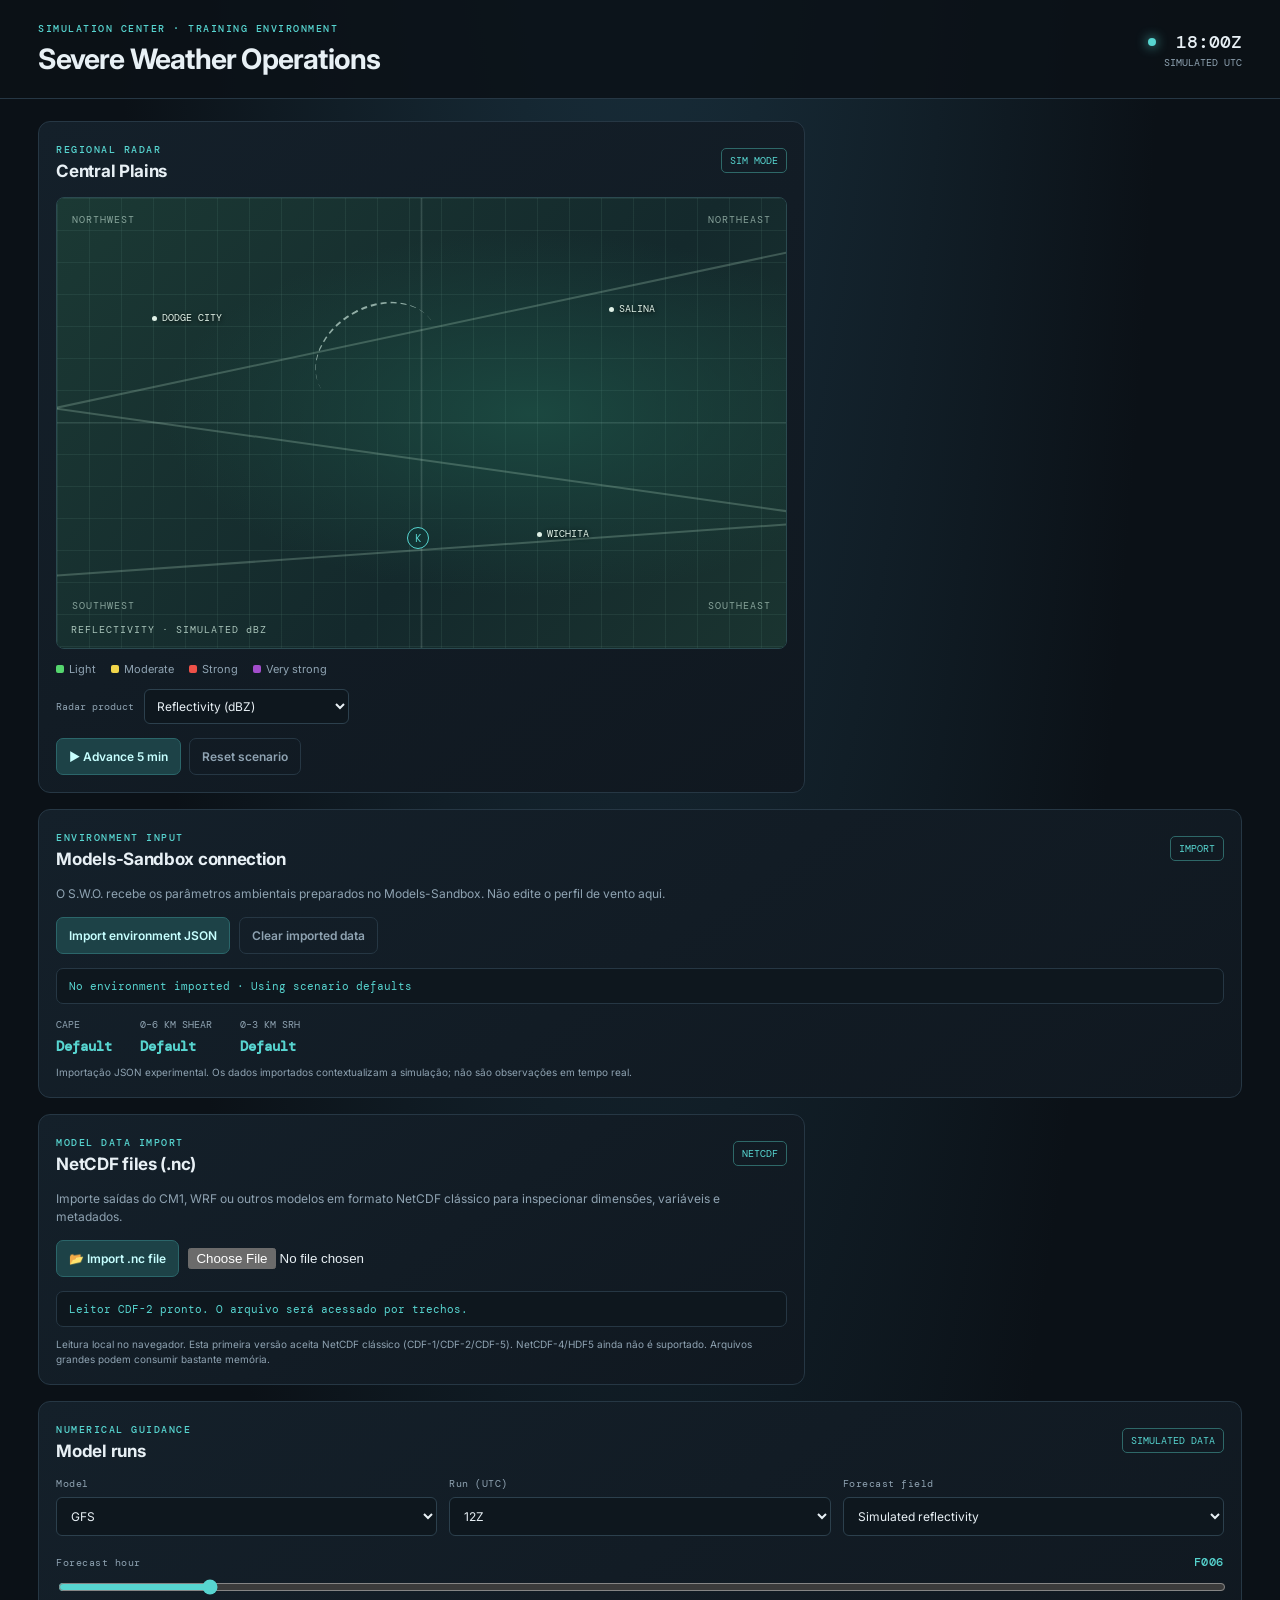
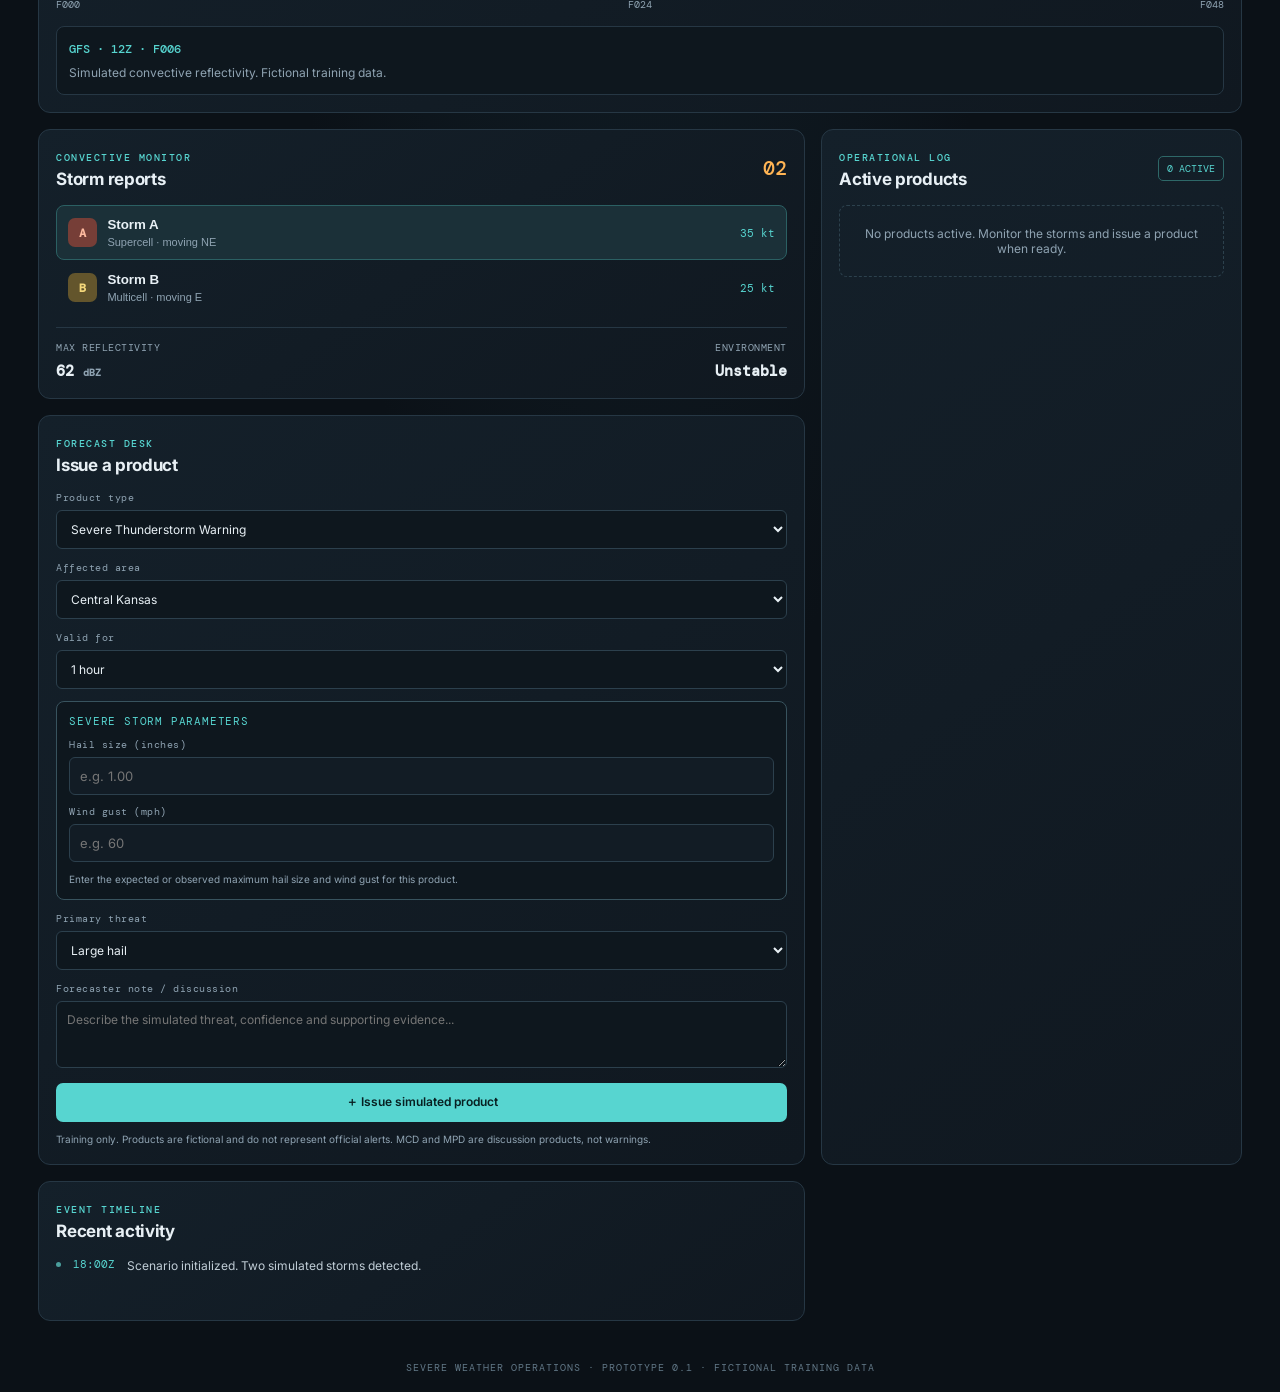
<file: index.html>
<!doctype html>
<html lang="pt-BR">
<head>
  <meta charset="utf-8">
  <meta name="viewport" content="width=device-width, initial-scale=1">
  <meta http-equiv="refresh" content="0; url=frontend/">
  <title>Severe Weather Operations</title>
  <script>window.location.replace("frontend/");</script>
</head>
<body>
  <p>Abrindo o jogo Severe Weather Operations…</p>
  <p>Se você não for redirecionado, <a href="frontend/">clique aqui para abrir o jogo</a>.</p>
</body>
</html>
</file>
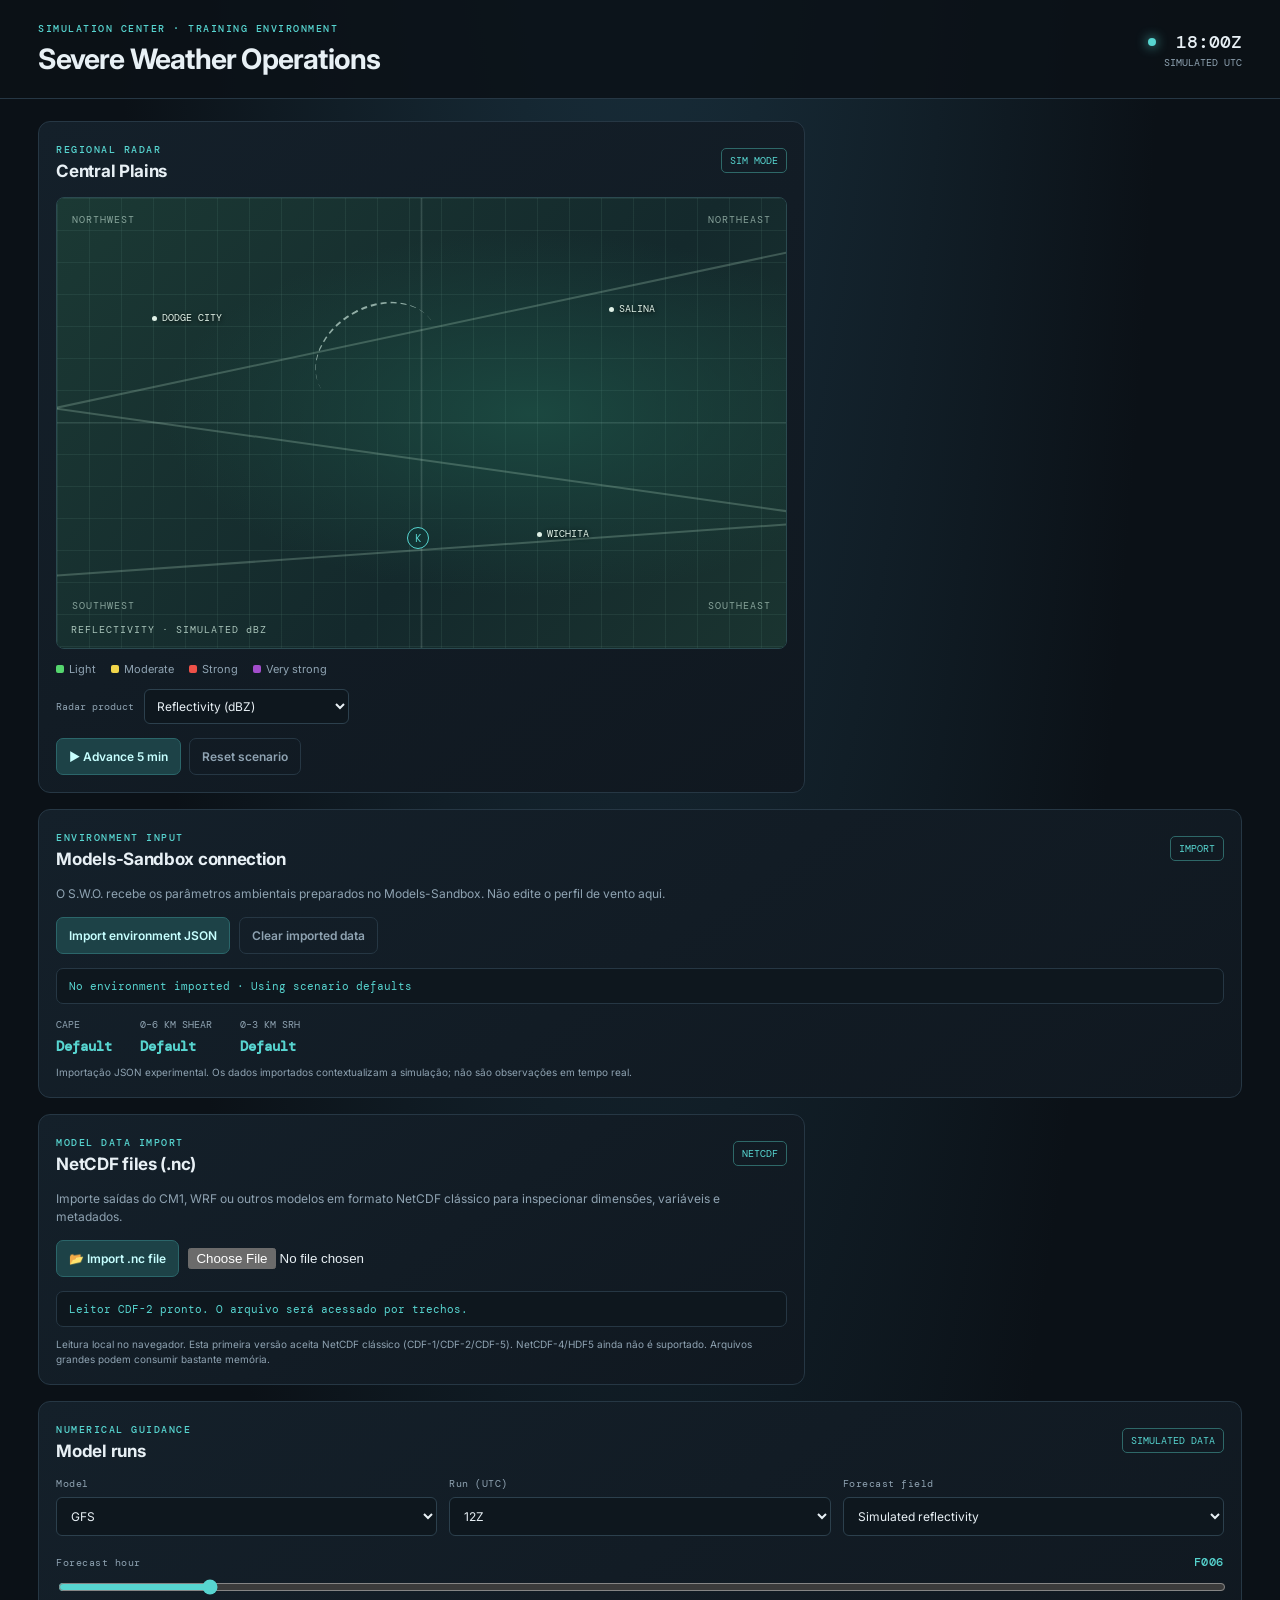
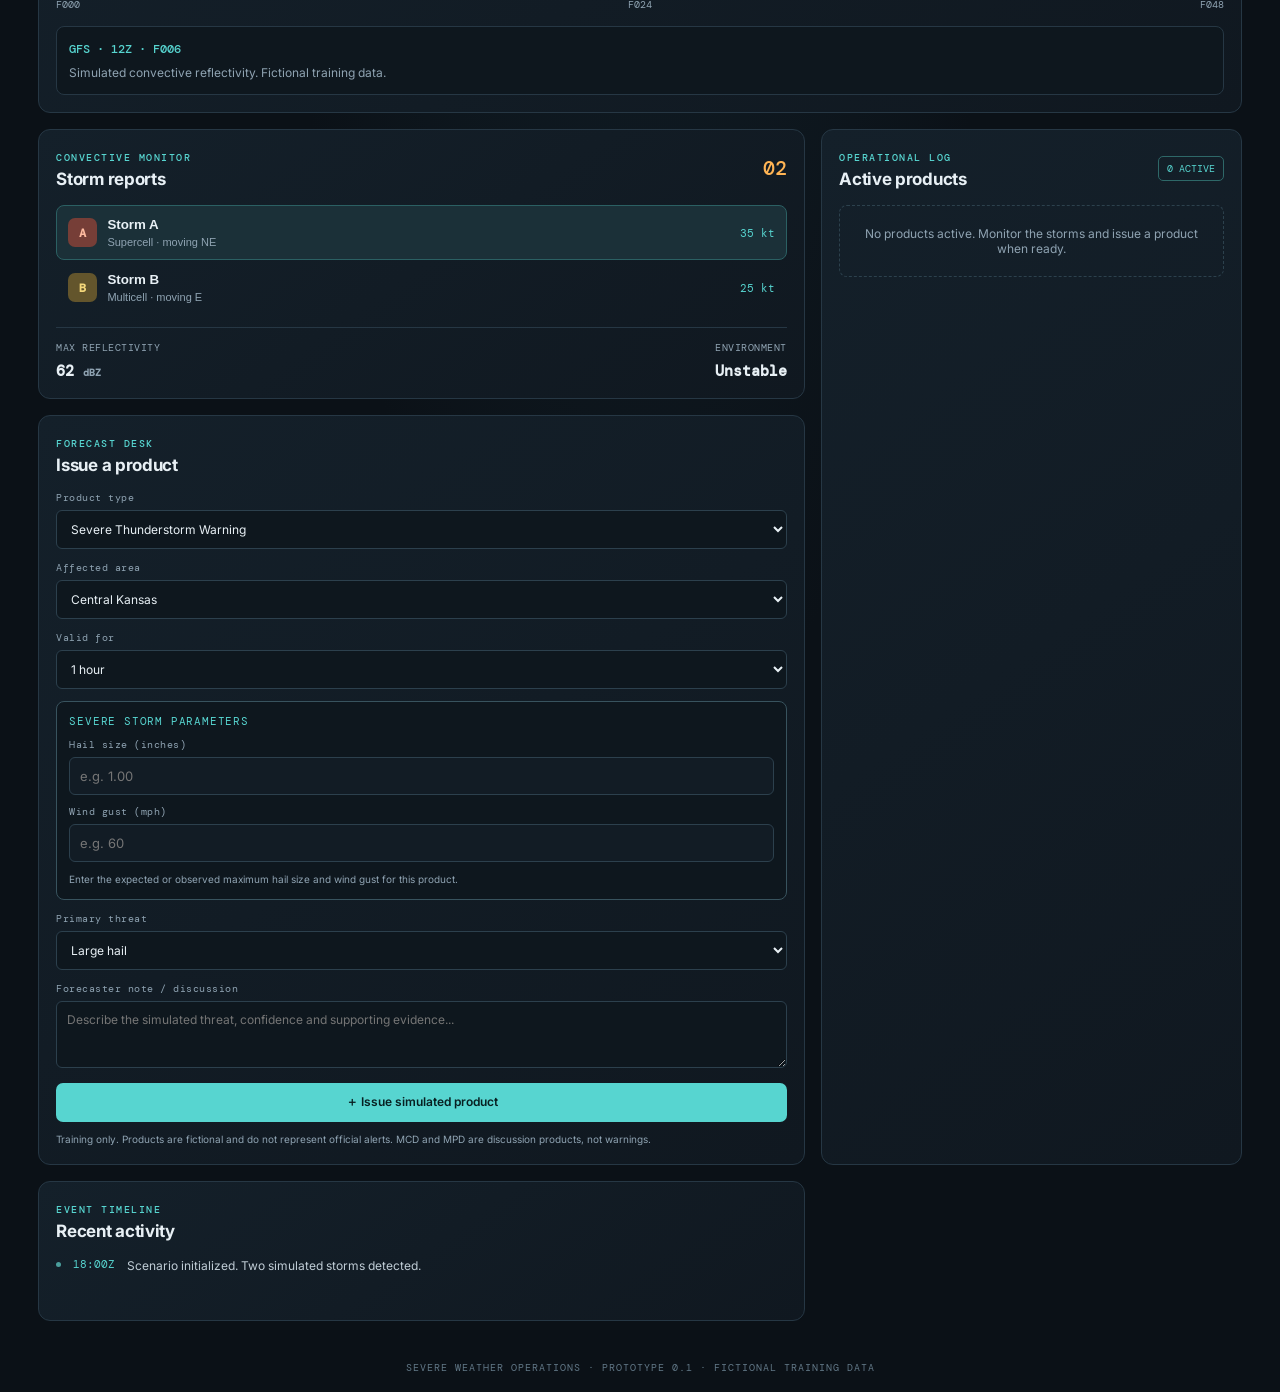
<file: frontend/index.html>
<!doctype html>
<html lang="en">
<head>
  <meta charset="utf-8">
  <meta name="viewport" content="width=device-width, initial-scale=1">
  <meta name="theme-color" content="#101820">
  <title>Severe Weather Operations</title>
  <link rel="stylesheet" href="css/style.css">
</head>
<body>
  <header class="topbar">
    <div><div class="eyebrow">SIMULATION CENTER · TRAINING ENVIRONMENT</div><h1>Severe Weather Operations</h1></div>
    <div class="clock"><span class="live-dot"></span><span id="sim-time">18:00Z</span><small>SIMULATED UTC</small></div>
  </header>
  <main class="layout">
    <section class="map-panel panel">
      <div class="panel-head"><div><span class="eyebrow">REGIONAL RADAR</span><h2>Central Plains</h2></div><span class="pill">SIM MODE</span></div>
      <div class="map-wrap">
        <div class="map-grid" id="map-grid" aria-label="Simulated radar map">
          <div class="map-label label-nw">NORTHWEST</div><div class="map-label label-ne">NORTHEAST</div>
          <div class="map-label label-sw">SOUTHWEST</div><div class="map-label label-se">SOUTHEAST</div>
          <div class="state-line line-one"></div><div class="state-line line-two"></div><div class="state-line line-three"></div>
          <div class="storm storm-a" title="Storm A"></div><div class="storm storm-b" title="Storm B"></div>
          <div class="storm-core core-a"></div><div class="storm-core core-b"></div>
          <div class="storm-track"></div>
          <div class="city city-one">DODGE CITY</div><div class="city city-two">SALINA</div><div class="city city-three">WICHITA</div>
          <div class="radar-site">K</div>
          <div class="map-footer" id="radar-footer">REFLECTIVITY · SIMULATED dBZ</div>
        </div>
      </div>
      <div class="legend"><span><i class="legend-swatch green"></i>Light</span><span><i class="legend-swatch yellow"></i>Moderate</span><span><i class="legend-swatch red"></i>Strong</span><span><i class="legend-swatch purple"></i>Very strong</span></div>
      <div class="radar-toolbar"><label for="radar-mode">Radar product</label><select id="radar-mode"><option value="reflectivity">Reflectivity (dBZ)</option><option value="velocity">Storm-relative velocity (SRV)</option></select></div><div class="map-controls"><button id="advance-btn" class="button secondary">▶ Advance 5 min</button><button id="reset-btn" class="button ghost">Reset scenario</button></div>
    </section>
    <section class="panel environment-panel"><div class="panel-head"><div><span class="eyebrow">ENVIRONMENT INPUT</span><h2>Models-Sandbox connection</h2></div><span class="pill">IMPORT</span></div><p class="wind-intro">O S.W.O. recebe os parâmetros ambientais preparados no Models-Sandbox. Não edite o perfil de vento aqui.</p><div class="environment-actions"><label class="button secondary" for="environment-file">Import environment JSON</label><input id="environment-file" type="file" accept=".json,application/json"><button id="clear-environment" class="button ghost" type="button">Clear imported data</button></div><div id="environment-status" class="environment-status">No environment imported · Using scenario defaults</div><div class="environment-metrics"><div><small>CAPE</small><strong id="env-cape">—</strong></div><div><small>0–6 KM SHEAR</small><strong id="env-shear">—</strong></div><div><small>0–3 KM SRH</small><strong id="env-srh">—</strong></div></div><p class="fine-print">Importação JSON experimental. Os dados importados contextualizam a simulação; não são observações em tempo real.</p></section>
    <section class="panel nc-panel">
      <div class="panel-head"><div><span class="eyebrow">MODEL DATA IMPORT</span><h2>NetCDF files (.nc)</h2></div><span class="pill">NETCDF</span></div>
      <p class="wind-intro">Importe saídas do CM1, WRF ou outros modelos em formato NetCDF clássico para inspecionar dimensões, variáveis e metadados.</p>
      <div class="environment-actions"><label class="button secondary" for="netcdf-file">📂 Import .nc file</label><input id="netcdf-file" type="file" accept=".nc,application/octet-stream"></div>
      <div id="netcdf-status" class="environment-status" role="status">NetCDF CDF-2 reader v2 ready. Select a .nc file.</div>
      <div id="netcdf-details" class="model-summary" hidden></div>
      <p class="fine-print">Leitura local no navegador. Esta primeira versão aceita NetCDF clássico (CDF-1/CDF-2/CDF-5). NetCDF-4/HDF5 ainda não é suportado. Arquivos grandes podem consumir bastante memória.</p>
    </section>
    <section class="panel model-panel">
      <div class="panel-head"><div><span class="eyebrow">NUMERICAL GUIDANCE</span><h2>Model runs</h2></div><span class="pill">SIMULATED DATA</span></div>
      <div class="model-controls">
        <div><label for="model-name">Model</label><select id="model-name"><option value="GFS">GFS</option><option value="ECMWF">ECMWF</option><option value="ICON">ICON</option></select></div>
        <div><label for="model-run">Run (UTC)</label><select id="model-run"><option>00Z</option><option>06Z</option><option selected>12Z</option><option>18Z</option></select></div>
        <div><label for="model-field">Forecast field</label><select id="model-field"><option value="reflectivity">Simulated reflectivity</option><option value="cape">CAPE</option><option value="shear">0–6 km bulk shear</option><option value="precip">Accumulated precipitation</option></select></div>
      </div>
      <div class="forecast-step"><label for="forecast-hour">Forecast hour <strong id="forecast-hour-label">F006</strong></label><input id="forecast-hour" type="range" min="0" max="48" step="3" value="6"><div class="range-labels"><span>F000</span><span>F024</span><span>F048</span></div></div>
      <div class="model-summary" aria-live="polite"><strong id="model-summary-title">GFS · 12Z · F006</strong><p id="model-summary-text">Simulated guidance only. Select a field and forecast hour to inspect the scenario.</p></div>
    </section>
    <aside class="side-column">
      <section class="panel storm-panel"><div class="panel-head"><div><span class="eyebrow">CONVECTIVE MONITOR</span><h2>Storm reports</h2></div><span id="storm-count" class="count">02</span></div>
        <button class="storm-row selected" data-storm="A"><span class="storm-icon">A</span><span><strong>Storm A</strong><small>Supercell · moving NE</small></span><b id="storm-a-speed">35 kt</b></button>
        <button class="storm-row" data-storm="B"><span class="storm-icon storm-icon-b">B</span><span><strong>Storm B</strong><small>Multicell · moving E</small></span><b>25 kt</b></button>
        <div class="metrics"><div><small>MAX REFLECTIVITY</small><strong id="max-dbz">62 <em>dBZ</em></strong></div><div><small>ENVIRONMENT</small><strong>Unstable</strong></div></div>
      </section>
      <section class="panel products-panel"><div class="panel-head"><div><span class="eyebrow">FORECAST DESK</span><h2>Issue a product</h2></div></div>
        <label for="product-type">Product type</label><select id="product-type">
          <optgroup label="Warnings"><option>Severe Thunderstorm Warning</option><option>Tornado Warning</option><option>PDS Tornado Warning</option><option>Tornado Emergency</option><option>Flash Flood Warning</option><option>Flash Flood Emergency</option></optgroup>
          <optgroup label="Discussions"><option>Mesoscale Convective Discussion (MCD)</option><option>Mesoscale Precipitation Discussion (MPD)</option></optgroup>
          <optgroup label="Statements and watches"><option>Special Weather Statement</option><option>Flood Watch</option><option>Flood Advisory</option></optgroup>
        </select>
        <label for="product-area">Affected area</label><select id="product-area"><option>Central Kansas</option><option>South-central Kansas</option><option>North-central Kansas</option><option>Entire forecast area</option></select>
        <label for="product-duration">Valid for</label><select id="product-duration"><option value="30">30 minutes</option><option value="60" selected>1 hour</option><option value="90">1 hour 30 minutes</option><option value="120">2 hours</option><option value="180">3 hours</option><option value="360">6 hours</option><option value="720">12 hours</option></select>
        <div id="severe-parameters" class="severe-parameters" hidden>
          <div class="parameter-heading">Severe storm parameters</div>
          <label for="hail-size">Hail size (inches)</label><input id="hail-size" type="number" min="0" max="8" step="0.25" placeholder="e.g. 1.00">
          <label for="wind-speed">Wind gust (mph)</label><input id="wind-speed" type="number" min="0" max="250" step="1" placeholder="e.g. 60">
          <p class="fine-print">Enter the expected or observed maximum hail size and wind gust for this product.</p>
        </div>
        <div id="rainfall-parameters" class="rainfall-parameters" hidden>
          <div class="parameter-heading">Rainfall amounts · inches</div>
          <label for="rain-before">Rainfall before alert (in)</label><input id="rain-before" type="number" min="0" max="100" step="0.01" placeholder="e.g. 2.50">
          <label for="rain-forecast">Additional rainfall expected during alert (in)</label><input id="rain-forecast" type="number" min="0.01" max="100" step="0.01" placeholder="e.g. 3.00">
          <p class="fine-print">Enter the amount already received before issuance and the additional amount expected through the product's expiration time.</p>
        </div>
        <label for="product-threat">Primary threat</label><select id="product-threat"><option>Damaging wind</option><option>Large hail</option><option>Tornado</option><option>Flash flooding</option><option>Heavy rainfall</option><option>Multiple hazards</option><option>Situational awareness</option></select>
        <label for="product-text">Forecaster note / discussion</label><textarea id="product-text" rows="3" placeholder="Describe the simulated threat, confidence and supporting evidence..."></textarea>
        <button id="issue-btn" class="button primary">＋ Issue simulated product</button>
        <p class="fine-print">Training only. Products are fictional and do not represent official alerts. MCD and MPD are discussion products, not warnings.</p>
      </section>
    </aside>
    <section class="panel active-panel"><div class="panel-head"><div><span class="eyebrow">OPERATIONAL LOG</span><h2>Active products</h2></div><span id="product-count" class="pill">0 ACTIVE</span></div><div id="product-list" class="product-list"><div class="empty-state">No products issued. Monitor the storms and issue a product when ready.</div></div></section>
    <section class="panel log-panel"><div class="panel-head"><div><span class="eyebrow">EVENT TIMELINE</span><h2>Recent activity</h2></div></div><ol id="event-log" class="event-log"><li><time>18:00Z</time><span>Scenario initialized. Two simulated storms detected.</span></li></ol></section>
  </main>
  <footer>SEVERE WEATHER OPERATIONS · PROTOTYPE 0.1 · FICTIONAL TRAINING DATA</footer>
  <script type="module" src="js/main.js"></script>
  <script type="module" src="js/radar.js"></script>
  <script type="module" src="js/netcdf.js?v=86ea6c5"></script>
</body>
</html>
</file>
<file: frontend/css/style.css>
@import url('https://fonts.googleapis.com/css2?family=DM+Mono:wght@400;500&family=Inter:wght@400;500;600;700;800&display=swap');
:root{
  color-scheme:dark;
  --bg:#0b1117;
  --panel:#121c25;
  --panel2:#17232e;
  --line:#263744;
  --text:#e8f0f5;
  --muted:#8fa3b2;
  --cyan:#57d5d0;
  --orange:#ffb454;
  --red:#ff6868
}
*{
  box-sizing:border-box
}
body{
  margin:0;
  background:radial-gradient(ellipse at 50% -30%,#1b3442 0,transparent 60%),var(--bg);
  color:var(--text);
  font-family:Inter,system-ui,sans-serif;
  font-size:14px
}
.topbar{
  padding:22px 3vw;
  display:flex;
  justify-content:space-between;
  align-items:center;
  border-bottom:1px solid var(--line);
  background:#0b1117d9
}
.eyebrow{
  font:500 10px 'DM Mono',monospace;
  letter-spacing:1.5px;
  color:var(--cyan)
}
h1{
  font-size:clamp(20px,2.2vw,30px);
  margin:7px 0 0;
  letter-spacing:-.8px
}
h2{
  font-size:17px;
  margin:5px 0 0;
  letter-spacing:-.3px
}
.clock{
  text-align:right;
  display:grid;
  grid-template-columns:auto auto;
  gap:2px 8px;
  align-items:center;
  font:500 18px 'DM Mono',monospace
}
.clock small{
  grid-column:2;
  color:var(--muted);
  font:10px 'DM Mono',monospace
}
.live-dot{
  width:8px;
  height:8px;
  border-radius:50%;
  background:var(--cyan);
  box-shadow:0 0 12px var(--cyan)
}
.layout{
  padding:22px 3vw;
  display:grid;
  grid-template-columns:minmax(0,1.55fr) minmax(300px,.85fr);
  gap:16px;
  max-width:1600px;
  margin:auto
}
.panel{
  background:linear-gradient(145deg,#14202a,#101820);
  border:1px solid var(--line);
  border-radius:12px;
  padding:17px;
  min-width:0
}
.panel-head{
  display:flex;
  align-items:center;
  justify-content:space-between;
  margin-bottom:16px
}
.pill{
  font:10px 'DM Mono',monospace;
  color:var(--cyan);
  border:1px solid #2e6868;
  padding:5px 8px;
  border-radius:5px
}
.map-panel{
  grid-row:span 2
}
.map-wrap{
  border:1px solid #2b4a50;
  border-radius:8px;
  overflow:hidden
}
.map-grid{
  height:450px;
  position:relative;
  overflow:hidden;
  background-color:#142c2c;
  background-image:linear-gradient(#7eb8a51a 1px,transparent 1px),linear-gradient(90deg,#7eb8a51a 1px,transparent 1px),radial-gradient(ellipse at 65% 48%,#1b4840 0,transparent 55%),linear-gradient(130deg,#1b3934,#14292c 60%,#1a3430);
  background-size:32px 32px,32px 32px,auto,auto
}
.map-grid:after{
  content:"";
  position:absolute;
  inset:0;
  background:linear-gradient(90deg,transparent 49.8%,#b7d5cb30 50%,transparent 50.2%),linear-gradient(transparent 49.8%,#b7d5cb30 50%,transparent 50.2%);
  pointer-events:none
}
.state-line{
  position:absolute;
  border:1px solid #a3c9b44a;
  transform:rotate(-12deg);
  width:120%;
  left:-10%;
  height:1px
}
.line-one{
  top:29%
}
.line-two{
  top:58%;
  transform:rotate(8deg)
}
.line-three{
  top:78%;
  transform:rotate(-4deg)
}
.map-label,.map-footer{
  position:absolute;
  z-index:2;
  color:#c2ded2a6;
  font:10px 'DM Mono',monospace;
  letter-spacing:1px
}
.label-nw{
  top:15px;
  left:15px
}
.label-ne{
  top:15px;
  right:15px
}
.label-sw{
  bottom:36px;
  left:15px
}
.label-se{
  bottom:36px;
  right:15px
}
.map-footer{
  bottom:12px;
  left:14px;
  color:#c2ded2d9
}
.storm{
  position:absolute;
  width:155px;
  height:118px;
  border-radius:50%;
  filter:blur(7px);
  transform:rotate(-28deg);
  background:radial-gradient(ellipse at 65% 45%,#f6e34b 0 10%,#e7a52d 18%,#df5d2e 32%,#b52d48 47%,#7736a0 58%,transparent 72%);
  z-index:1;
  transition:all .7s
}
.storm-a{
  top:28%;
  left:39%
}
.storm-b{
  top:55%;
  left:13%;
  width:105px;
  height:78px;
  transform:rotate(20deg);
  background:radial-gradient(ellipse at 50% 50%,#e7e44c 0 12%,#df852c 27%,#ce4141 42%,#7c3989 58%,transparent 72%)
}
.storm-core{
  position:absolute;
  z-index:2;
  border-radius:50%;
  background:#ffe86b;
  width:12px;
  height:9px;
  box-shadow:0 0 9px #ffce4b
}
.core-a{
  top:42%;
  left:54%
}
.core-b{
  top:63%;
  left:26%
}
.storm-track{
  position:absolute;
  top:24%;
  left:35%;
  width:130px;
  height:100px;
  border-top:2px dashed #d7f2e7a1;
  border-radius:50%;
  transform:rotate(-30deg);
  z-index:2
}
.city{
  position:absolute;
  color:#e0f1e7;
  font:10px 'DM Mono',monospace;
  z-index:3;
  text-shadow:0 1px 4px #000
}
.city:before{
  content:"";
  display:inline-block;
  width:5px;
  height:5px;
  border-radius:50%;
  background:#e0f1e7;
  margin-right:5px
}
.city-one{
  top:25%;
  left:13%
}
.city-two{
  top:23%;
  right:18%
}
.city-three{
  bottom:24%;
  right:27%
}
.radar-site{
  position:absolute;
  right:49%;
  bottom:22%;
  width:22px;
  height:22px;
  border:1px solid var(--cyan);
  border-radius:50%;
  display:grid;
  place-items:center;
  color:var(--cyan);
  font:11px 'DM Mono';
  z-index:3;
  background:#123333
}
.legend{
  display:flex;
  flex-wrap:wrap;
  gap:15px;
  margin:13px 0;
  color:var(--muted);
  font-size:11px
}
.legend-swatch{
  display:inline-block;
  width:8px;
  height:8px;
  margin-right:5px;
  border-radius:2px
}
.green{
  background:#55d66e
}
.yellow{
  background:#f1d64a
}
.red{
  background:#ee5148
}
.purple{
  background:#a24dcb
}
.map-controls{
  display:flex;
  gap:8px;
  margin-top:14px
}
.button{
  border:1px solid transparent;
  border-radius:7px;
  padding:10px 12px;
  font:600 12px Inter;
  cursor:pointer;
  transition:.15s
}
.button:hover{
  filter:brightness(1.15);
  transform:translateY(-1px)
}
.primary{
  background:var(--cyan);
  color:#082022;
  width:100%;
  margin-top:12px
}
.secondary{
  background:#1d4247;
  color:#c7ffff;
  border-color:#2b666a
}
.ghost{
  background:transparent;
  border-color:var(--line);
  color:var(--muted)
}
.side-column{
  display:grid;
  gap:16px;
  align-content:start
}
.count{
  font:500 20px 'DM Mono';
  color:var(--orange)
}
.storm-row{
  display:flex;
  align-items:center;
  text-align:left;
  gap:10px;
  width:100%;
  padding:11px;
  border:1px solid transparent;
  border-radius:8px;
  background:transparent;
  color:var(--text);
  cursor:pointer
}
.storm-row.selected{
  background:#1b3038;
  border-color:#2b6063
}
.storm-icon{
  width:29px;
  height:29px;
  display:grid;
  place-items:center;
  border-radius:7px;
  background:#763e37;
  color:#ffba9f;
  font:600 12px 'DM Mono'
}
.storm-icon-b{
  background:#63552c;
  color:#f4d77a
}
.storm-row span:nth-child(2){
  display:grid;
  gap:4px;
  flex:1
}
.storm-row small{
  color:var(--muted);
  font-size:11px
}
.storm-row b{
  font:11px 'DM Mono';
  color:var(--cyan)
}
.metrics{
  border-top:1px solid var(--line);
  margin-top:12px;
  padding-top:13px;
  display:flex;
  justify-content:space-between
}
.metrics div{
  display:grid;
  gap:7px
}
.metrics small,.products-panel label{
  font:10px 'DM Mono';
  letter-spacing:.5px;
  color:var(--muted)
}
.metrics strong{
  font:600 15px 'DM Mono'
}
.metrics em{
  font-size:10px;
  color:var(--muted);
  font-style:normal
}
.products-panel label{
  display:block;
  margin:12px 0 6px
}
.products-panel select,.products-panel textarea{
  width:100%;
  background:#0e171e;
  border:1px solid #2c404d;
  border-radius:6px;
  color:var(--text);
  padding:10px;
  font:12px Inter
}
.products-panel textarea{
  resize:vertical
}
.fine-print{
  font-size:10px;
  color:var(--muted);
  line-height:1.5;
  margin:10px 0 0
}
.active-panel,.log-panel{
  min-height:140px
}
.product-list{
  display:grid;
  gap:8px
}
.empty-state{
  padding:20px;
  border:1px dashed #2c414d;
  border-radius:8px;
  text-align:center;
  color:var(--muted);
  font-size:12px
}
.product-card{
  padding:12px;
  border:1px solid var(--line);
  border-radius:8px;
  background:#0e171e;
  display:grid;
  gap:8px
}
.product-top{
  display:flex;
  justify-content:space-between;
  gap:10px
}
.product-top strong{
  font-size:12px
}
.status{
  font:10px 'DM Mono';
  color:var(--cyan)
}
.product-card p{
  margin:0;
  color:var(--muted);
  font-size:12px;
  line-height:1.5
}
.product-actions{
  display:flex;
  gap:8px;
  align-items:center;
  justify-content:space-between;
  color:var(--muted);
  font:10px 'DM Mono'
}
.cancel-btn{
  border:1px solid #743f43;
  background:#2d1c22;
  color:#ff9d9d;
  padding:5px 8px;
  border-radius:5px;
  cursor:pointer
}
.event-log{
  list-style:none;
  padding:0;
  margin:0;
  display:grid;
  gap:10px
}
.event-log li{
  display:flex;
  gap:12px;
  font-size:12px;
  color:#c0cdd6;
  line-height:1.5
}
.event-log time{
  color:var(--cyan);
  font:11px 'DM Mono';
  white-space:nowrap
}
.event-log li:before{
  content:"";
  width:5px;
  height:5px;
  flex:0 0 5px;
  border-radius:50%;
  background:#4b9e9c;
  margin-top:5px;
  order:-1
}
footer{
  text-align:center;
  padding:18px;
  color:#617786;
  font:10px 'DM Mono';
  letter-spacing:1px
}
@media(max-width:900px){
  .layout{
    grid-template-columns:1fr
  }
.map-panel{
    grid-row:auto
  }
.side-column{
    grid-template-columns:1fr 1fr
  }
.map-grid{
    height:380px
  }
}
@media(max-width:600px){
  .topbar{
    padding:17px
  }
.layout{
    padding:12px;
    gap:12px
  }
.side-column{
    grid-template-columns:1fr
  }
.map-grid{
    height:330px
  }
.panel{
    padding:13px
  }
.clock{
    font-size:14px
  }
.eyebrow{
    font-size:9px
  }
.legend{
    gap:9px
  }
}

/* Model guidance controls: all values are explicitly simulated, not real model output. */
.model-panel { grid-column: 1 / -1; }
.model-controls { display:grid; grid-template-columns:repeat(3,minmax(0,1fr)); gap:12px; }
.model-controls label,.forecast-step label { display:block; margin:0 0 7px; color:var(--muted); font:10px 'DM Mono',monospace; letter-spacing:.5px; }
.model-controls select { width:100%; background:#0e171e; border:1px solid #2c404d; border-radius:6px; color:var(--text); padding:10px; font:12px Inter,sans-serif; }
.forecast-step { margin-top:18px; }
.forecast-step label { display:flex; justify-content:space-between; align-items:center; }
.forecast-step label strong { color:var(--cyan); font:500 12px 'DM Mono',monospace; }
.forecast-step input { width:100%; accent-color:var(--cyan); }
.range-labels { display:flex; justify-content:space-between; color:var(--muted); font:10px 'DM Mono',monospace; }
.model-summary { margin-top:15px; padding:12px; border:1px solid var(--line); border-radius:8px; background:#0e171e; }
.model-summary strong { color:var(--cyan); font:500 12px 'DM Mono',monospace; }
.model-summary p { margin:7px 0 0; color:var(--muted); font-size:12px; line-height:1.5; }
@media(max-width:600px) { .model-controls { grid-template-columns:1fr; } }

/* WebGL2 radar layer: GLSL owns the reflectivity colors when available. */
#radar-gl {
  position:absolute;
  inset:0;
  z-index:1;
  width:100%;
  height:100%;
  pointer-events:none;
}
#radar-gl[hidden] { display:none; }
.map-grid .storm, .map-grid .storm-core { display:none; }

/* Interactive radar + editable wind profile */
#radar-gl{position:absolute;inset:0;z-index:1;width:100%;height:100%;pointer-events:none}
.map-grid .storm,.map-grid .storm-core{display:none}
.radar-toolbar{display:flex;align-items:center;gap:10px;margin-top:12px;color:var(--muted);font:10px 'DM Mono',monospace}
.radar-toolbar select,.wind-grid input{background:#0e171e;border:1px solid #2c404d;border-radius:6px;color:var(--text);padding:8px;font:12px Inter,sans-serif}
.wind-panel{grid-column:1/-1}.wind-intro{color:var(--muted);font-size:12px;line-height:1.5}
.wind-grid{display:grid;grid-template-columns:1.4fr 1fr 1fr;gap:8px;align-items:center;max-width:620px}
.wind-grid>span{color:var(--cyan);font:10px 'DM Mono',monospace}.wind-grid label{color:var(--muted);font-size:12px}.wind-grid input{width:100%;min-width:0}
.wind-metrics{display:flex;flex-wrap:wrap;gap:28px;margin-top:18px;padding-top:14px;border-top:1px solid var(--line)}
.wind-metrics div{display:grid;gap:6px}.wind-metrics small{color:var(--muted);font:10px 'DM Mono',monospace}.wind-metrics strong{font:600 14px 'DM Mono',monospace;color:var(--cyan)}
@media(max-width:600px){.wind-grid{grid-template-columns:1.2fr 1fr 1fr}.wind-grid label{font-size:10px}.wind-metrics{gap:14px}}

/* Environment import and operational product lifecycle */
.environment-panel { grid-column:1/-1; }
.environment-actions { display:flex; flex-wrap:wrap; align-items:center; gap:9px; margin:14px 0; }
#environment-file { position:absolute; width:1px; height:1px; opacity:0; overflow:hidden; }
.environment-status { padding:10px 12px; border:1px solid var(--line); border-radius:7px; background:#0e171e; color:var(--cyan); font:11px 'DM Mono',monospace; }
.environment-metrics { display:flex; flex-wrap:wrap; gap:28px; margin-top:14px; }
.environment-metrics div { display:grid; gap:6px; }
.environment-metrics small { color:var(--muted); font:10px 'DM Mono',monospace; }
.environment-metrics strong { color:var(--cyan); font:600 14px 'DM Mono',monospace; }
.product-actions { flex-wrap:wrap; }
.product-actions button { font:10px Inter,sans-serif; }
.products-panel optgroup { color:var(--cyan); }
@media(max-width:600px) { .environment-metrics { gap:14px; } .product-actions { gap:6px; } }

.severe-parameters { margin-top:12px; padding:12px; border:1px solid #38535e; border-radius:8px; background:#0e171e; }
.severe-parameters[hidden] { display:none; }
.severe-parameters .parameter-heading { margin-bottom:10px; color:var(--cyan); font:11px 'DM Mono',monospace; text-transform:uppercase; letter-spacing:.8px; }
.severe-parameters label { display:block; margin:10px 0 6px; color:var(--muted); font:10px 'DM Mono',monospace; }
.severe-parameters input { width:100%; padding:10px; border:1px solid #2c404d; border-radius:6px; background:#121c25; color:var(--text); font:13px Inter,sans-serif; }

.rainfall-parameters { margin-top:12px; padding:12px; border:1px solid #38535e; border-radius:8px; background:#0e171e; }
.rainfall-parameters[hidden] { display:none; }
.rainfall-parameters .parameter-heading { margin-bottom:10px; color:var(--cyan); font:11px 'DM Mono',monospace; text-transform:uppercase; letter-spacing:.8px; }
.rainfall-parameters label { display:block; margin:10px 0 6px; color:var(--muted); font:10px 'DM Mono',monospace; }
.rainfall-parameters input { width:100%; padding:10px; border:1px solid #2c404d; border-radius:6px; background:#121c25; color:var(--text); font:13px Inter,sans-serif; }
</file>
